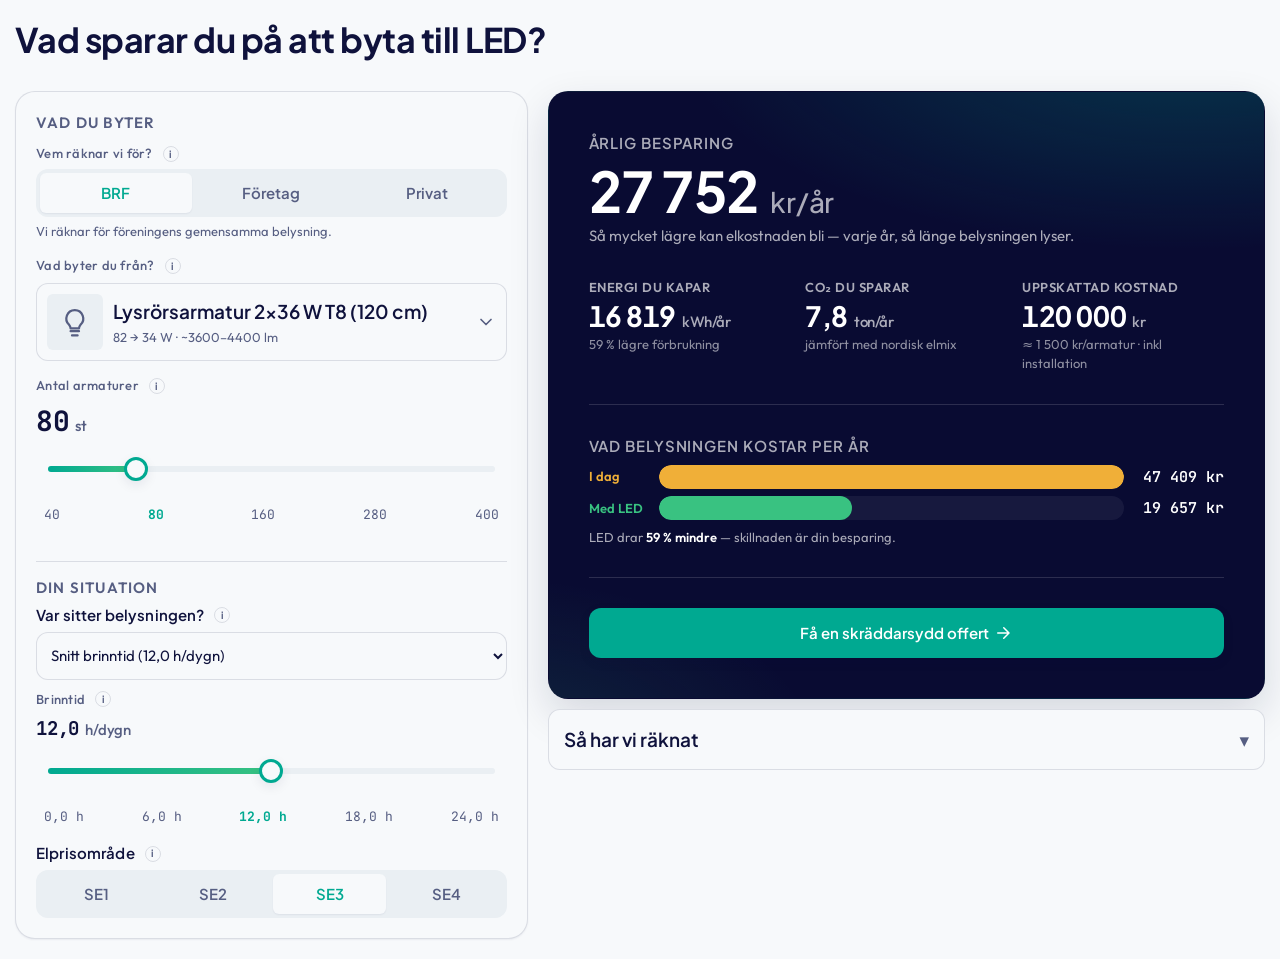
<file: index.html>
<!DOCTYPE html>
<html lang="sv">
<head>
  <meta charset="UTF-8" />
  <meta name="viewport" content="width=device-width, initial-scale=1.0" />
  <title>LED-kalkylatorn — räkna din besparing | Ampy</title>
<link rel="preconnect" href="https://fonts.googleapis.com" />
<link rel="preconnect" href="https://fonts.gstatic.com" crossorigin />
<link href="https://fonts.googleapis.com/css2?family=Outfit:wght@100..900&family=Plus+Jakarta+Sans:ital,wght@0,200..800;1,200..800&family=JetBrains+Mono:ital,wght@0,100..800;1,100..800&display=swap" rel="stylesheet" />
  <meta name="description" content="Räkna ut hur mycket din BRF, ditt företag eller ditt hem sparar på att byta till LED. Full siffra gratis, transparent matematik." />
  <link rel="canonical" href="https://ampy.se/led-kalkylatorn/" />
  <meta property="og:type" content="website" />
  <meta property="og:locale" content="sv_SE" />
  <meta property="og:site_name" content="Ampy" />
  <meta property="og:title" content="Vad sparar du på att byta till LED?" />
  <meta property="og:description" content="Nya lysrör säljs inte längre (EU-förbud 2023). Räkna transparent vad ett LED-byte sparar för er BRF, ert företag eller ditt hem." />
  <meta property="og:url" content="https://ampy.se/led-kalkylatorn/" />
  <meta property="og:image" content="https://ampy.se/led-kalkylatorn/og.png" />
  <meta name="twitter:card" content="summary_large_image" />
  <!-- Sidbas (Ampys designsystem). I Bricks/WordPress tillhandahålls detta av temat. -->
  <style>html{font-size:62.5%}body{margin:0;background:rgb(247,249,251)}</style>
  <link rel="stylesheet" href="styles.css" />
</head>
<body>
  <div class="ampy-calc" id="ampyLed" data-sida="belysning">
    <div class="ampy-calc__container">

      <header class="ampy-calc__header">
        <h1>Vad sparar du på att byta till LED?</h1>
      </header>

      <div class="ampy-calc__main">

        <!-- VÄNSTER: inputs -->
        <section class="ampy-calc__card" aria-label="Dina värden">
          <div class="ampy-calc__tier ampy-calc__tier--primary">
            <span class="ampy-calc__tier-label">Vad du byter</span>

            <div class="ampy-calc__field">
              <span class="ampy-calc__field-label-tiny">Vem räknar vi för?
                <button type="button" class="ampy-calc__tip" data-tip="BRF, företag och privatperson räknas olika — vi anpassar armaturtyp, brinntid och pris efter din profil.">i</button>
              </span>
              <div class="ampy-calc__segmented" role="group" aria-label="Segment" id="segSegment">
                <button type="button" class="ampy-calc__segmented-option" data-seg="brf" aria-pressed="true">BRF</button>
                <button type="button" class="ampy-calc__segmented-option" data-seg="foretag" aria-pressed="false">Företag</button>
                <button type="button" class="ampy-calc__segmented-option" data-seg="privat" aria-pressed="false">Privat</button>
              </div>
              <p class="ampy-calc__field-hint" id="segCaption">Vi räknar för föreningens gemensamma belysning.</p>
            </div>

            <div class="ampy-calc__field ampy-calc__field--prominent">
              <label class="ampy-calc__field-label-tiny" id="typLabel">Vad byter du från?
                <button type="button" class="ampy-calc__tip" data-tip="Välj din nuvarande ljuskälla. Vi jämför mot en likvärdig LED-ersättning med samma ljus.">i</button>
              </label>
              <div class="ampy-calc__selector" id="typSelector" aria-expanded="false">
                <button type="button" class="ampy-calc__selector-button" id="typButton" aria-haspopup="listbox">
                  <span class="ampy-calc__selector-img">
                    <svg viewBox="0 0 24 24" fill="none" stroke="currentColor" stroke-width="1.6" stroke-linecap="round" stroke-linejoin="round"><path d="M9 18h6M10 21h4M12 3a6 6 0 0 0-4 10.5c.7.8 1 1.3 1 2.5h6c0-1.2.3-1.7 1-2.5A6 6 0 0 0 12 3Z"/></svg>
                  </span>
                  <span class="ampy-calc__selector-text">
                    <span class="ampy-calc__selector-name" id="typName">—</span>
                    <span class="ampy-calc__selector-best" id="typMeta">—</span>
                  </span>
                  <svg class="ampy-calc__selector-chevron" width="20" height="20" viewBox="0 0 24 24" fill="none" stroke="currentColor" stroke-width="2" stroke-linecap="round" stroke-linejoin="round"><path d="m6 9 6 6 6-6"/></svg>
                </button>
                <ul class="ampy-calc__selector-list" id="typList" role="listbox" aria-label="Ljuskälla"></ul>
              </div>
            </div>

            <div class="ampy-calc__field ampy-calc__field--prominent">
              <label class="ampy-calc__field-label-tiny" id="antalLabel">Antal armaturer
                <button type="button" class="ampy-calc__tip" data-tip="Hur många armaturer eller ljuskällor bytet gäller. Dra i reglaget eller klicka på en siffra.">i</button>
              </label>
              <span class="ampy-calc__value-prominent ampy-calc__t-mono">
                <span id="antalValue">—</span><span class="ampy-calc__value-unit" id="antalUnit">st</span>
              </span>
              <div id="antalSlider"></div>
            </div>
          </div>

          <div class="ampy-calc__tier">
            <span class="ampy-calc__tier-label">Din situation</span>

            <div class="ampy-calc__field">
              <label class="ampy-calc__field-label" for="inKontext">Var sitter belysningen?
                <button type="button" class="ampy-calc__tip" data-tip="Styr brinntiden. ”Snitt brinntid” är ett genomsnitt över alla armaturer — bra när bytet omfattar flera utrymmen.">i</button>
              </label>
              <select class="ampy-calc__select" id="inKontext"></select>
            </div>

            <div class="ampy-calc__field ampy-calc__field--prominent">
              <label class="ampy-calc__field-label-tiny">Brinntid
                <button type="button" class="ampy-calc__tip" data-tip="Timmar per dygn som belysningen lyser, i snitt över året. ”Snitt brinntid” tar ett genomsnitt över alla armaturer i olika utrymmen.">i</button>
              </label>
              <span class="ampy-calc__value-prominent ampy-calc__value-prominent--sm ampy-calc__t-mono">
                <span id="brinntidValue">—</span><span class="ampy-calc__value-unit">h/dygn</span>
              </span>
              <div id="brinntidSlider"></div>
            </div>

            <div class="ampy-calc__field">
              <label class="ampy-calc__field-label">Elprisområde
                <button type="button" class="ampy-calc__tip" data-tip="Vi använder ett medvetet lågt schablonpris per område (SE1–SE4) — din verkliga besparing blir snarare högre.">i</button>
              </label>
              <div class="ampy-calc__segmented" role="group" aria-label="Elprisområde" id="segRegion">
                <button type="button" class="ampy-calc__segmented-option" data-region="SE1" aria-pressed="false">SE1</button>
                <button type="button" class="ampy-calc__segmented-option" data-region="SE2" aria-pressed="false">SE2</button>
                <button type="button" class="ampy-calc__segmented-option" data-region="SE3" aria-pressed="true">SE3</button>
                <button type="button" class="ampy-calc__segmented-option" data-region="SE4" aria-pressed="false">SE4</button>
              </div>
            </div>
          </div>
        </section>

        <!-- HÖGER: resultat -->
        <div class="ampy-calc__result-stack">
          <section class="ampy-calc__card ampy-calc__card--surface" aria-label="Ditt resultat">
            <h2 class="sr-only">Ditt resultat</h2>
            <p class="sr-only" id="resultSummary" aria-live="polite"></p>

            <div class="ampy-calc__hero">
              <span class="ampy-calc__hero-eyebrow">Årlig besparing</span>
              <span class="ampy-calc__hero-value ampy-calc__t-mono">
                <span id="heroValue">—</span><span class="ampy-calc__hero-unit">kr/år</span>
              </span>
              <span class="ampy-calc__hero-sub" id="heroSub">Så mycket lägre kan elkostnaden bli — varje år, så länge belysningen lyser.</span>
            </div>

            <div class="ampy-calc__trio">
              <span class="ampy-calc__trio-label">Energi du kapar</span>
              <span class="ampy-calc__trio-value ampy-calc__t-mono"><span id="statKwh">—</span><span class="ampy-calc__trio-unit">kWh/år</span></span>
              <span class="ampy-calc__trio-sub" id="statKwhSub">—</span>

              <span class="ampy-calc__trio-label" id="statBLabel">CO₂ du sparar</span>
              <span class="ampy-calc__trio-value ampy-calc__t-mono"><span id="statB">—</span><span class="ampy-calc__trio-unit" id="statBUnit">/år</span></span>
              <span class="ampy-calc__trio-sub" id="statBSub">—</span>

              <span class="ampy-calc__trio-label">Uppskattad kostnad</span>
              <span class="ampy-calc__trio-value ampy-calc__t-mono"><span id="statCost">—</span><span class="ampy-calc__trio-unit">kr</span></span>
              <span class="ampy-calc__trio-sub" id="statCostSub">—</span>
            </div>

            <hr class="ampy-calc__internal-divider" />

            <!-- Före/efter — elkostnad per år (ersätter payback-kurvan) -->
            <div class="ampy-calc__compare">
              <span class="ampy-calc__evidence-label">Vad belysningen kostar per år</span>
              <div class="ampy-calc__compare-row ampy-calc__compare-row--now">
                <span class="ampy-calc__compare-key">I dag</span>
                <span class="ampy-calc__compare-track"><span class="ampy-calc__compare-bar ampy-calc__compare-bar--now" id="barNow"></span></span>
                <span class="ampy-calc__compare-val ampy-calc__t-mono" id="costNow">—</span>
              </div>
              <div class="ampy-calc__compare-row ampy-calc__compare-row--led">
                <span class="ampy-calc__compare-key">Med LED</span>
                <span class="ampy-calc__compare-track"><span class="ampy-calc__compare-bar ampy-calc__compare-bar--led" id="barLed"></span></span>
                <span class="ampy-calc__compare-val ampy-calc__t-mono" id="costLed">—</span>
              </div>
              <p class="ampy-calc__evidence-caption" id="compareCaption">—</p>
            </div>

            <hr class="ampy-calc__internal-divider" />

            <div class="ampy-calc__cta-stack">
              <button class="ampy-calc__btn ampy-calc__btn--primary ampy-calc__btn--lg ampy-calc__btn--block" id="ctaBtn" type="button">
                <span id="ctaLabel">Få en skräddarsydd offert</span>
                <svg viewBox="0 0 24 24" fill="none" stroke="currentColor" stroke-width="2" stroke-linecap="round" stroke-linejoin="round"><path d="M5 12h14M13 5l7 7-7 7"/></svg>
              </button>

              <!-- Lead-formulär: fälls ut vid klick på CTA (värde först, ingen vägg) -->
              <form class="ampy-calc__lead-form is-hidden" id="leadForm" novalidate>
                <p class="ampy-calc__lead-intro">Vår belysningsexpert hör av sig med ett offertförslag, oftast inom en arbetsdag.</p>
                <div class="ampy-calc__lead-grid">
                  <div class="ampy-calc__lead-field">
                    <label for="leadNamn">Namn</label>
                    <input id="leadNamn" name="namn" type="text" autocomplete="name" maxlength="80" aria-required="true" required />
                  </div>
                  <div class="ampy-calc__lead-field">
                    <label for="leadEpost">E-post</label>
                    <input id="leadEpost" name="epost" type="email" autocomplete="email" inputmode="email" maxlength="120" aria-required="true" required />
                  </div>
                  <div class="ampy-calc__lead-field">
                    <label for="leadTel">Telefon</label>
                    <input id="leadTel" name="telefon" type="tel" autocomplete="tel" inputmode="tel" maxlength="20" aria-required="true" required />
                  </div>
                  <div class="ampy-calc__lead-field">
                    <label for="leadPostnr">Postnummer</label>
                    <input id="leadPostnr" name="postnummer" type="text" inputmode="numeric" autocomplete="postal-code" maxlength="6" pattern="\d{3}\s?\d{2}" aria-required="true" required />
                  </div>
                </div>
                <div class="ampy-calc__hp" aria-hidden="true">
                  <label>Lämna detta fält tomt<input id="leadHp" name="company_url" type="text" tabindex="-1" autocomplete="off" /></label>
                </div>
                <label class="ampy-calc__lead-consent">
                  <input id="leadConsent" name="samtycke" type="checkbox" aria-required="true" required />
                  <span>Jag godkänner att Ampy sparar mina uppgifter för att kontakta mig med en offert, enligt <a href="https://ampy.se/integritetspolicy" target="_blank" rel="noopener">integritetspolicyn</a>.</span>
                </label>
                <button class="ampy-calc__btn ampy-calc__btn--primary ampy-calc__btn--block" id="leadSubmit" type="submit">Skicka offertförfrågan</button>
                <p class="ampy-calc__lead-fine">Kostnadsfritt och utan förbindelse. <button type="button" class="ampy-calc__lead-cancel" id="leadCancel">Avbryt</button></p>
                <p class="ampy-calc__lead-msg is-hidden" id="leadMsg" role="alert"></p>
              </form>
            </div>
          </section>

          <section class="ampy-calc__methodology" id="methodology" aria-label="Så har vi räknat">
            <h2 class="sr-only">Så har vi räknat</h2>
            <details class="ampy-calc__disclosure">
              <summary class="ampy-calc__disclosure-summary">Så har vi räknat</summary>
              <div class="ampy-calc__disclosure-content">
                <div class="ampy-calc__methodology-stack" id="methodologyStack"></div>
                <div class="ampy-calc__disclaimers" id="disclaimers"></div>
              </div>
            </details>
          </section>
        </div>

      </div>
    </div>
  </div>

  <script src="data.js"></script>
  <script src="engine.js"></script>
  <script src="app.js"></script>
</body>
</html>
</file>
<file: styles.css>
/* =============================================================================
   LED calculator — STYLES (matches Ampy's battery calculator, same design system)
   1rem = 10px (html font-size 62.5%). Tokens on .ampy-calc. BEM ampy-calc__*.
   ============================================================================= */

@import url("https://fonts.googleapis.com/css2?family=Plus+Jakarta+Sans:wght@500;600;700&family=Outfit:wght@400;500;600&family=JetBrains+Mono:wght@500;600;700&display=swap");

/* NOTE: this tool builds on Ampy's design-system base html{font-size:62.5%}
   (1rem = 10px) — same as the battery calculator. The global base is set by
   the host page/theme (or by <head> in the standalone version), NOT by this file,
   so that embedding in Bricks/WordPress does not affect the rest of the page. */

.ampy-calc {
  /* Color — semantic tokens (light surface) */
  --bg-primary: rgb(247, 249, 251);
  --bg-surface: rgb(9, 11, 50);
  --bg-subtle: rgb(234, 239, 243);
  --text-primary: rgb(15, 18, 60);
  --text-secondary: rgb(86, 94, 130);
  --text-inverse: rgb(255, 255, 255);
  --action-primary: rgb(0, 169, 145);
  --action-secondary: rgb(28, 196, 175);
  --state-success: rgb(57, 194, 129);
  --state-error: rgb(214, 76, 76);
  --state-warning: rgb(240, 175, 56);
  --border-default: rgba(15, 18, 60, 0.12);
  --border-focus: rgb(0, 169, 145);

  /* On dark navy surface */
  --on-surface-text: rgba(255, 255, 255, 0.94);
  --on-surface-text-muted: rgba(255, 255, 255, 0.66);
  --on-surface-text-faint: rgba(255, 255, 255, 0.55); /* AA: supporting text on navy ~5:1 */
  --on-surface-border: rgba(255, 255, 255, 0.14);
  --on-surface-border-strong: rgba(255, 255, 255, 0.28);
  --on-surface-subtle-bg: rgba(255, 255, 255, 0.06);

  /* Chart (stacked bar) */
  --chart-stream-1: rgb(0, 169, 145);
  --chart-stream-2: rgb(57, 194, 129);
  --chart-stream-3: rgb(122, 208, 198);
  --chart-stream-4: rgb(160, 184, 196);
  /* Payback curve */
  --chart-line-loss: rgb(240, 175, 56);
  --chart-line-profit: rgb(0, 169, 145);
  --chart-zone-loss: rgba(240, 175, 56, 0.18);
  --chart-zone-profit: rgba(0, 169, 145, 0.16);

  /* Spacing */
  --spacing-xs: 0.5rem; --spacing-sm: 0.75rem; --spacing-md: 1rem;
  --spacing-lg: 1.5rem; --spacing-xl: 2rem; --spacing-2xl: 3rem; --spacing-3xl: 4rem;
  /* Radius */
  --radius-sm: 0.6rem; --radius-md: 1.2rem; --radius-lg: 2rem; --radius-full: 999rem;
  /* Shadow */
  --shadow-sm: 0 1px 2px rgba(15, 18, 60, 0.06);
  --shadow-md: 0 0.4rem 1.2rem rgba(15, 18, 60, 0.08);
  --shadow-lg: 0 1.6rem 4rem rgba(15, 18, 60, 0.14);
  /* Motion */
  --motion-fast: 150ms; --motion-normal: 300ms; --easing: cubic-bezier(0.2, 0, 0.2, 1);

  /* Type scale — TRUE fluid (vw-based slope, anchors 375→1280px, 1rem=10px).
     Makes the typography actually grow on desktop (a touch larger) while holding a
     deliberate mobile minimum. The previous formula grew in px and got stuck at min. */
  --fs-xs:  clamp(1.2rem, calc(1.159rem + 0.110vw), 1.3rem);
  --fs-sm:  clamp(1.3rem, calc(1.217rem + 0.221vw), 1.5rem);
  --fs-md:  clamp(1.6rem, calc(1.476rem + 0.331vw), 1.9rem);
  --fs-lg:  clamp(1.8rem, calc(1.551rem + 0.663vw), 2.4rem);
  --fs-xl:  clamp(2.1rem, calc(1.810rem + 0.773vw), 2.8rem);
  --fs-2xl: clamp(2.4rem, calc(1.986rem + 1.105vw), 3.4rem);
  --fs-3xl: clamp(2.8rem, calc(2.137rem + 1.768vw), 4.4rem);
  --fs-4xl: clamp(3.8rem, calc(3.054rem + 1.989vw), 5.6rem);

  --font-heading: "Plus Jakarta Sans", system-ui, sans-serif;
  --font-body: "Outfit", system-ui, sans-serif;
  --font-mono: "JetBrains Mono", ui-monospace, monospace;

  box-sizing: border-box;
  color: var(--text-primary);
  background: var(--bg-primary);
  font-family: var(--font-body);
  font-size: var(--fs-md);
  line-height: 1.5;
  font-weight: 400;
  -webkit-font-smoothing: antialiased;
}
.ampy-calc *, .ampy-calc *::before, .ampy-calc *::after { box-sizing: border-box; }
.ampy-calc p, .ampy-calc h1, .ampy-calc h2, .ampy-calc h3 { margin: 0; }
:where(.ampy-calc button) { font: inherit; color: inherit; background: transparent; border: 0; cursor: pointer; }
.ampy-calc a { color: var(--action-primary); text-decoration: none; }
.ampy-calc a:hover { text-decoration: underline; }
.ampy-calc__t-mono { font-family: var(--font-mono); font-feature-settings: "tnum" 1, "lnum" 1; }
/* Utility classes scoped to the widget so they do not clash with the host page */
.ampy-calc .sr-only { position: absolute; width: 1px; height: 1px; padding: 0; margin: -1px; overflow: hidden; clip: rect(0 0 0 0); white-space: nowrap; border: 0; }
.ampy-calc .is-hidden { display: none !important; }

/* --- Layout --------------------------------------------------------------- */
.ampy-calc__container {
  max-width: 128rem; margin: 0 auto;
  padding: var(--spacing-xl) var(--spacing-lg);
  display: flex; flex-direction: column; gap: var(--spacing-2xl);
}
.ampy-calc__header { display: flex; flex-direction: column; gap: var(--spacing-xs); }
.ampy-calc__header h1 {
  font-family: var(--font-heading); font-size: var(--fs-2xl); line-height: 1.2;
  font-weight: 700; letter-spacing: -0.015em; max-width: 80rem;
}
.ampy-calc__header p { color: var(--text-secondary); font-size: var(--fs-sm); max-width: 70rem; }
.ampy-calc__main {
  display: grid; grid-template-columns: minmax(0, 5fr) minmax(0, 7fr);
  gap: var(--spacing-xl); align-items: start;
}
.ampy-calc__result-stack { display: flex; flex-direction: column; gap: var(--spacing-md); min-width: 0; }
.ampy-calc__card { min-width: 0; max-width: 100%; }
@media (max-width: 960px) { .ampy-calc__main { grid-template-columns: minmax(0, 1fr); } }
@media (max-width: 768px) {
  .ampy-calc__container { padding: var(--spacing-lg) var(--spacing-md); gap: var(--spacing-xl); }
}

/* --- Cards ---------------------------------------------------------------- */
.ampy-calc__card {
  background: var(--bg-primary); border: 1px solid var(--border-default);
  border-radius: var(--radius-lg); padding: var(--spacing-xl); box-shadow: var(--shadow-sm);
  display: flex; flex-direction: column; gap: var(--spacing-lg);
}
@media (max-width: 600px) { .ampy-calc__card { padding: var(--spacing-lg); } }
.ampy-calc__card--surface {
  background: var(--bg-surface); color: var(--text-inverse); border-color: transparent;
  box-shadow: var(--shadow-lg);
  /* Airy result card with even vertical rhythm (senior spacing) */
  padding: var(--spacing-3xl); gap: var(--spacing-2xl);
  background-image:
    radial-gradient(120% 60% at 90% -10%, rgba(0, 169, 145, 0.28), transparent 60%),
    radial-gradient(80% 50% at -10% 110%, rgba(57, 194, 129, 0.16), transparent 60%);
}
@media (max-width: 600px) { .ampy-calc__card--surface { padding: var(--spacing-xl) var(--spacing-lg); gap: var(--spacing-xl); } }

/* --- Tiers / fields ------------------------------------------------------- */
.ampy-calc__tier { display: flex; flex-direction: column; gap: var(--spacing-md); }
.ampy-calc__tier--primary { gap: var(--spacing-lg); }
.ampy-calc__tier + .ampy-calc__tier {
  margin-top: var(--spacing-lg); padding-top: var(--spacing-lg); border-top: 1px solid var(--border-default);
}
.ampy-calc__tier-label {
  font-size: var(--fs-sm); color: var(--text-secondary); font-weight: 600;
  text-transform: uppercase; letter-spacing: 0.08em; margin-bottom: calc(-1 * var(--spacing-xs));
}
.ampy-calc__field { display: flex; flex-direction: column; gap: var(--spacing-xs); }
.ampy-calc__field-row { display: flex; align-items: center; justify-content: space-between; gap: var(--spacing-md); }
.ampy-calc__field-label-tiny {
  font-size: var(--fs-xs); color: var(--text-secondary); font-weight: 500; letter-spacing: 0.02em;
  display: inline-flex; align-items: center; gap: var(--spacing-xs);
}
.ampy-calc__field-label {
  font-family: var(--font-heading); font-size: var(--fs-sm); font-weight: 600;
  color: var(--text-primary); letter-spacing: 0.01em;
  display: inline-flex; align-items: center; gap: var(--spacing-xs);
}
.ampy-calc__field-hint { font-size: var(--fs-xs); color: var(--text-secondary); }
.ampy-calc__field--solar { background: var(--bg-subtle); padding: var(--spacing-sm) var(--spacing-md); border-radius: var(--radius-md); }

/* --- Selector (light source) ---------------------------------------------- */
.ampy-calc__selector { position: relative; }
.ampy-calc__selector-button {
  display: flex; align-items: center; gap: var(--spacing-md); width: 100%;
  padding: var(--spacing-md); background: var(--bg-primary);
  border: 1px solid var(--border-default); border-radius: var(--radius-md);
  text-align: left; transition: border-color var(--motion-fast), box-shadow var(--motion-fast);
}
.ampy-calc__selector-button:hover { border-color: var(--text-secondary); }
.ampy-calc__selector-button:focus-visible { outline: 0; border-color: var(--border-focus); box-shadow: 0 0 0 3px rgba(0, 169, 145, 0.25); }
.ampy-calc__selector-img {
  width: 5.6rem; height: 5.6rem; border-radius: var(--radius-sm); background: var(--bg-subtle);
  display: flex; align-items: center; justify-content: center; flex-shrink: 0; overflow: hidden;
}
.ampy-calc__selector-img svg { width: 60%; height: 60%; color: var(--text-secondary); }
.ampy-calc__selector-text { display: flex; flex-direction: column; gap: 0.2rem; min-width: 0; flex: 1; }
.ampy-calc__selector-name {
  font-family: var(--font-heading); font-weight: 600; font-size: var(--fs-md); color: var(--text-primary);
  white-space: nowrap; overflow: hidden; text-overflow: ellipsis;
}
.ampy-calc__selector-best { font-size: var(--fs-xs); color: var(--text-secondary); }
.ampy-calc__selector-chevron { color: var(--text-secondary); flex-shrink: 0; transition: transform var(--motion-fast); }
.ampy-calc__selector[aria-expanded="true"] .ampy-calc__selector-chevron { transform: rotate(180deg); }
.ampy-calc__selector-list {
  position: absolute; top: calc(100% + var(--spacing-xs)); left: 0; right: 0; z-index: 30;
  background: var(--bg-primary); border: 1px solid var(--border-default); border-radius: var(--radius-md);
  box-shadow: var(--shadow-lg); max-height: min(44rem, 60vh); overflow-y: auto; -webkit-overflow-scrolling: touch;
  overscroll-behavior: contain; padding: var(--spacing-xs); display: none;
}
.ampy-calc__selector[aria-expanded="true"] .ampy-calc__selector-list { display: block; }
.ampy-calc__selector-group {
  font-size: var(--fs-xs); font-weight: 600; text-transform: uppercase; letter-spacing: 0.06em;
  color: var(--text-secondary); padding: var(--spacing-sm) var(--spacing-sm) var(--spacing-xs);
}
.ampy-calc__selector-option {
  display: flex; align-items: center; justify-content: space-between; gap: var(--spacing-md);
  padding: var(--spacing-sm); border-radius: var(--radius-sm); width: 100%; text-align: left;
}
.ampy-calc__selector-option:hover, .ampy-calc__selector-option--selected { background: var(--bg-subtle); }
.ampy-calc__selector-option:focus-visible { outline: 0; box-shadow: inset 0 0 0 2px var(--border-focus); }
.ampy-calc__selector-option .name { font-size: var(--fs-sm); color: var(--text-primary); }
.ampy-calc__selector-option .meta { font-family: var(--font-mono); font-size: var(--fs-xs); color: var(--text-secondary); white-space: nowrap; }
.ampy-calc__badge {
  display: inline-block; padding: 0.15rem var(--spacing-xs); background: transparent; color: var(--action-primary);
  border: 1px solid var(--action-primary); font-size: var(--fs-xs); font-weight: 600;
  border-radius: var(--radius-full); letter-spacing: 0.02em; white-space: nowrap;
}

/* --- Prominent value + custom slider -------------------------------------- */
.ampy-calc__field--prominent { gap: var(--spacing-sm); }
.ampy-calc__value-prominent {
  font-family: var(--font-mono); font-weight: 700; color: var(--text-primary); font-size: var(--fs-xl);
  line-height: 1.3; letter-spacing: -0.01em; display: inline-flex; align-items: baseline; gap: 0.6rem;
}
.ampy-calc__value-prominent--sm { font-size: var(--fs-md); }
.ampy-calc__value-unit { font-size: var(--fs-sm); color: var(--text-secondary); font-weight: 500; font-family: var(--font-body); }
.ampy-calc__slider-wrap { display: flex; flex-direction: column; gap: var(--spacing-sm); }
.ampy-calc__slider { position: relative; height: 4.4rem; touch-action: none; }
.ampy-calc__slider-track { position: absolute; top: 50%; left: 1.2rem; right: 1.2rem; height: 0.6rem; transform: translateY(-50%); background: var(--bg-subtle); border-radius: var(--radius-full); }
.ampy-calc__slider-fill { position: absolute; top: 50%; left: 1.2rem; height: 0.6rem; transform: translateY(-50%); background: linear-gradient(90deg, var(--action-primary), var(--state-success)); border-radius: var(--radius-full); transition: width var(--motion-normal) var(--easing); }
.ampy-calc__slider-thumb {
  position: absolute; top: 50%; width: 2.4rem; height: 2.4rem; border-radius: var(--radius-full);
  background: var(--bg-primary); border: 0.3rem solid var(--action-primary); box-shadow: var(--shadow-md);
  transform: translate(-50%, -50%); transition: left var(--motion-normal) var(--easing); cursor: grab;
}
.ampy-calc__slider:active .ampy-calc__slider-thumb { transform: translate(-50%, -50%) scale(1.08); cursor: grabbing; }
.ampy-calc__slider:focus-within .ampy-calc__slider-thumb { box-shadow: var(--shadow-md), 0 0 0 4px rgba(0, 169, 145, 0.25); }
.ampy-calc__slider:focus-visible { outline: 0; }
.ampy-calc__slider-ticks { display: flex; justify-content: space-between; padding: 0 0.4rem; }
.ampy-calc__slider-tick {
  font-family: var(--font-mono); font-size: var(--fs-xs); color: var(--text-secondary);
  min-height: 3.2rem; display: inline-flex; align-items: center; justify-content: center;
  padding: 0.6rem 0.4rem; border-radius: var(--radius-sm);
  touch-action: manipulation; -webkit-tap-highlight-color: transparent; user-select: none; -webkit-user-select: none;
}
.ampy-calc__slider-tick:hover { color: var(--text-primary); }
.ampy-calc__slider-tick--active { color: var(--action-primary); font-weight: 700; }

/* --- Toggle / segmented / stepper ----------------------------------------- */
.ampy-calc__toggle { display: inline-flex; background: var(--bg-subtle); border-radius: var(--radius-full); padding: 0.4rem; gap: 0.2rem; }
.ampy-calc__toggle-option {
  padding: 0.6rem var(--spacing-md); border-radius: var(--radius-full); font-family: var(--font-heading);
  font-weight: 600; font-size: var(--fs-sm); color: var(--text-secondary); min-width: 6.4rem;
  transition: background var(--motion-fast), color var(--motion-fast), box-shadow var(--motion-fast);
}
.ampy-calc__toggle-option:hover { color: var(--text-primary); }
.ampy-calc__toggle-option[aria-pressed="true"] { background: var(--action-primary); color: var(--text-inverse); box-shadow: var(--shadow-sm); }
.ampy-calc__toggle-option:focus-visible { outline: 0; box-shadow: 0 0 0 3px rgba(0, 169, 145, 0.3); }

.ampy-calc__segmented { display: grid; grid-auto-flow: column; grid-auto-columns: 1fr; gap: 0.4rem; padding: 0.4rem; background: var(--bg-subtle); border-radius: var(--radius-md); }
.ampy-calc__segmented-option {
  padding: var(--spacing-sm) var(--spacing-xs); font-family: var(--font-heading); font-weight: 600;
  font-size: var(--fs-sm); color: var(--text-secondary); border-radius: var(--radius-sm); text-align: center;
  white-space: nowrap; overflow: hidden; text-overflow: ellipsis; min-height: 4rem;
  transition: background var(--motion-fast), color var(--motion-fast), box-shadow var(--motion-fast);
}
@media (max-width: 380px) { .ampy-calc__segmented-option { padding: var(--spacing-sm) 0.3rem; font-size: var(--fs-xs); } }
.ampy-calc__segmented-option:hover { color: var(--text-primary); }
.ampy-calc__segmented-option[aria-pressed="true"] { background: var(--bg-primary); color: var(--action-primary); box-shadow: var(--shadow-sm); }
.ampy-calc__segmented-option:focus-visible { outline: 0; box-shadow: 0 0 0 3px rgba(0, 169, 145, 0.3); }

.ampy-calc__stepper { display: inline-flex; align-items: center; background: var(--bg-subtle); border-radius: var(--radius-full); padding: 0.3rem; }
.ampy-calc__stepper-btn { width: 3.6rem; height: 3.6rem; border-radius: var(--radius-full); color: var(--text-primary); font-weight: 700; font-size: var(--fs-lg); display: flex; align-items: center; justify-content: center; transition: background var(--motion-fast); }
.ampy-calc__stepper-btn:hover:not(:disabled) { background: var(--bg-primary); }
.ampy-calc__stepper-btn:disabled { opacity: 0.4; cursor: not-allowed; }
.ampy-calc__stepper-value { font-family: var(--font-mono); font-weight: 700; min-width: 4rem; text-align: center; color: var(--text-primary); font-size: var(--fs-md); }

/* Info tooltip */
.ampy-calc__tip {
  width: 1.6rem; height: 1.6rem; border-radius: var(--radius-full); background: transparent;
  border: 1px solid var(--border-default); color: var(--text-secondary); font-size: 1rem; font-weight: 700;
  font-family: var(--font-heading); display: inline-flex; align-items: center; justify-content: center;
  cursor: help; margin-left: var(--spacing-xs); flex-shrink: 0;
}
.ampy-calc__tip:hover, .ampy-calc__tip:focus-visible { background: var(--action-primary); color: var(--text-inverse); border-color: var(--action-primary); outline: 0; }

/* Disclosure ("Avancerat" / "Så har vi räknat") */
.ampy-calc__disclosure { border-top: 1px solid var(--border-default); padding-top: var(--spacing-md); }
.ampy-calc__disclosure-summary { display: flex; align-items: baseline; gap: var(--spacing-xs); font-family: var(--font-heading); font-weight: 600; color: var(--text-primary); list-style: none; cursor: pointer; padding: var(--spacing-xs) 0; }
.ampy-calc__disclosure-summary::-webkit-details-marker { display: none; }
.ampy-calc__disclosure-summary::after { content: "▾"; margin-left: auto; color: var(--text-secondary); transition: transform var(--motion-fast); }
.ampy-calc__disclosure[open] .ampy-calc__disclosure-summary::after { transform: rotate(180deg); }
.ampy-calc__disclosure-content { padding-top: var(--spacing-md); display: flex; flex-direction: column; gap: var(--spacing-md); }

/* Inputs */
.ampy-calc__input, .ampy-calc__select {
  width: 100%; font-family: var(--font-body); font-size: var(--fs-sm); padding: var(--spacing-sm) var(--spacing-md);
  border: 1px solid var(--border-default); border-radius: var(--radius-md); min-height: 4.8rem;
  background: var(--bg-primary); color: var(--text-primary);
}
.ampy-calc__input:focus-visible, .ampy-calc__select:focus-visible { outline: 0; border-color: var(--border-focus); box-shadow: 0 0 0 3px rgba(0, 169, 145, 0.2); }

/* --- Hero (dark surface) -------------------------------------------------- */
.ampy-calc__hero { display: flex; flex-direction: column; gap: var(--spacing-sm); }
.ampy-calc__hero-eyebrow { font-family: var(--font-heading); font-size: var(--fs-sm); font-weight: 600; color: var(--on-surface-text-muted); text-transform: uppercase; letter-spacing: 0.06em; }
.ampy-calc__hero-value { font-family: var(--font-heading); font-size: var(--fs-4xl); line-height: 1.0; font-weight: 700; color: var(--text-inverse); letter-spacing: -0.03em; display: inline-flex; align-items: baseline; gap: 1.2rem; }
.ampy-calc__hero-unit { font-family: var(--font-heading); font-size: var(--fs-xl); font-weight: 500; color: var(--on-surface-text-muted); letter-spacing: -0.01em; }
.ampy-calc__hero-sub { color: var(--on-surface-text-muted); font-size: var(--fs-sm); }

/* Trio */
.ampy-calc__trio {
  display: grid; grid-template-columns: repeat(3, minmax(0, 1fr)); grid-template-rows: auto auto auto;
  grid-auto-flow: column; column-gap: var(--spacing-lg); row-gap: 0.2rem; align-items: baseline;
}
.ampy-calc__trio-label { font-family: var(--font-body); font-size: var(--fs-xs); color: var(--on-surface-text-muted); font-weight: 600; letter-spacing: 0.04em; text-transform: uppercase; }
.ampy-calc__trio-value { font-family: var(--font-heading); font-size: var(--fs-xl); font-weight: 700; line-height: 1.2; color: var(--text-inverse); letter-spacing: -0.015em; display: inline-flex; align-items: baseline; gap: 0.6rem; white-space: nowrap; }
.ampy-calc__trio-unit { font-family: var(--font-body); font-size: var(--fs-sm); font-weight: 500; color: var(--on-surface-text-muted); }
.ampy-calc__trio-sub { color: var(--on-surface-text-faint); font-size: var(--fs-xs); line-height: 1.5; align-self: start; }
@media (max-width: 560px) {
  .ampy-calc__trio { grid-template-columns: 1fr; grid-auto-flow: row; }
  .ampy-calc__trio-label:not(:first-child) { margin-top: var(--spacing-md); }
}
/* Margin 0 — the even flex gap (2xl) provides the rhythm; the line becomes a calm divider */
.ampy-calc__internal-divider { height: 1px; background: var(--on-surface-border); border: 0; margin: 0; }

/* Energy bar (replaces revenue streams) */
.ampy-calc__evidence { display: flex; flex-direction: column; gap: var(--spacing-sm); }
.ampy-calc__evidence-label { font-family: var(--font-heading); font-size: var(--fs-sm); font-weight: 600; color: var(--on-surface-text-muted); text-transform: uppercase; letter-spacing: 0.06em; }
.ampy-calc__streams-bar { width: 100%; height: 2.4rem; border-radius: var(--radius-full); background: var(--on-surface-subtle-bg); overflow: hidden; display: flex; }
.ampy-calc__streams-segment { height: 100%; transition: width var(--motion-normal) var(--easing); }
.ampy-calc__evidence-caption { color: var(--on-surface-text-muted); font-size: var(--fs-xs); }
.ampy-calc__evidence-caption strong { color: var(--text-inverse); font-weight: 600; }

/* --- Buttons / CTA / email ------------------------------------------------ */
.ampy-calc__cta-stack { display: flex; flex-direction: column; gap: var(--spacing-md); }
.ampy-calc__btn { display: inline-flex; align-items: center; justify-content: center; gap: var(--spacing-xs); padding: var(--spacing-sm) var(--spacing-lg); border-radius: var(--radius-md); font-family: var(--font-heading); font-weight: 600; font-size: var(--fs-sm); min-height: 4.8rem; transition: opacity var(--motion-fast), background var(--motion-fast), box-shadow var(--motion-fast), transform var(--motion-fast); }
.ampy-calc__btn:hover { opacity: 0.92; }
.ampy-calc__btn:active { opacity: 0.82; transform: translateY(1px); }
.ampy-calc__btn:focus-visible { outline: 0; box-shadow: 0 0 0 4px rgba(0, 169, 145, 0.35); }
.ampy-calc__btn--primary { background: var(--action-primary); color: var(--text-inverse); box-shadow: var(--shadow-md); }
.ampy-calc__btn--lg { padding: var(--spacing-sm) var(--spacing-xl); min-height: 5rem; font-size: var(--fs-sm); }
.ampy-calc__btn--block { width: 100%; }
.ampy-calc__btn--outline { background: transparent; color: var(--text-inverse); border: 0.15rem solid var(--on-surface-border-strong); }
.ampy-calc__btn svg { width: 1.8rem; height: 1.8rem; }

/* --- Methodology ("Så har vi räknat") ----------------------------------- */
.ampy-calc__methodology { background: var(--bg-primary); border: 1px solid var(--border-default); border-radius: var(--radius-md); padding: var(--spacing-md) var(--spacing-lg); }
.ampy-calc__methodology .ampy-calc__disclosure { border-top: 0; padding-top: 0; }
.ampy-calc__methodology-stack { display: flex; flex-direction: column; gap: var(--spacing-md); }
.ampy-calc__methodology-item { display: flex; flex-direction: column; gap: var(--spacing-xs); }
.ampy-calc__methodology-item h3 { font-family: var(--font-heading); font-weight: 600; color: var(--text-primary); font-size: var(--fs-sm); letter-spacing: 0.01em; }
.ampy-calc__methodology-item p { color: var(--text-secondary); font-size: var(--fs-xs); line-height: 1.5; }
.ampy-calc__methodology-item code { align-self: flex-start; font-family: var(--font-mono); background: var(--bg-subtle); padding: 0.2rem var(--spacing-xs); border-radius: var(--radius-sm); color: var(--text-primary); font-weight: 600; font-size: var(--fs-xs); }
.ampy-calc__disclaimers { margin-top: var(--spacing-md); padding-top: var(--spacing-md); border-top: 1px solid var(--border-default); color: var(--text-secondary); font-size: var(--fs-xs); line-height: 1.55; display: flex; flex-direction: column; gap: var(--spacing-sm); }

/* --- Slider: track the finger 1:1 during drag (no transition lag) --------- */
.ampy-calc__slider { touch-action: none; user-select: none; -webkit-user-select: none; -webkit-tap-highlight-color: transparent; overscroll-behavior: contain; }
.ampy-calc__slider.is-dragging .ampy-calc__slider-thumb,
.ampy-calc__slider.is-dragging .ampy-calc__slider-fill { transition: none; }

/* --- Lead form (expands below CTA, on dark surface) ----------------------- */
.ampy-calc__lead-form { display: flex; flex-direction: column; gap: var(--spacing-md); }
.ampy-calc__lead-intro { color: var(--on-surface-text-muted); font-size: var(--fs-sm); }
.ampy-calc__lead-grid { display: grid; grid-template-columns: 1fr; gap: var(--spacing-md); }
@media (min-width: 600px) { .ampy-calc__lead-grid { grid-template-columns: 1fr 1fr; } }
.ampy-calc__lead-field { display: flex; flex-direction: column; gap: var(--spacing-xs); min-width: 0; }
.ampy-calc__lead-field label { font-size: var(--fs-xs); color: var(--on-surface-text); font-weight: 500; }
.ampy-calc__lead-field input {
  width: 100%; font-family: var(--font-body); font-size: var(--fs-sm);
  padding: var(--spacing-sm) var(--spacing-md); min-height: 4.8rem; border-radius: var(--radius-md);
  background: rgba(255, 255, 255, 0.05); color: var(--text-inverse); border: 1px solid var(--on-surface-border-strong);
}
.ampy-calc__lead-field input::placeholder { color: var(--on-surface-text-faint); }
.ampy-calc__lead-field input:focus-visible { outline: 0; border-color: var(--action-secondary); box-shadow: 0 0 0 3px rgba(28, 196, 175, 0.35); }
.ampy-calc__lead-field input.is-invalid { border-color: var(--state-error); }
.ampy-calc__hp { position: absolute; left: -9999px; width: 1px; height: 1px; overflow: hidden; }
.ampy-calc__lead-msg { font-size: var(--fs-sm); padding: var(--spacing-sm) var(--spacing-md); border-radius: var(--radius-md); }
.ampy-calc__lead-msg--ok { background: rgba(57, 194, 129, 0.16); color: var(--text-inverse); border: 1px solid var(--state-success); }
.ampy-calc__lead-msg--err { background: rgba(214, 76, 76, 0.16); color: var(--text-inverse); border: 1px solid var(--state-error); }
.ampy-calc__lead-optional { color: var(--on-surface-text-faint); font-weight: 400; }
.ampy-calc__lead-consent { display: flex; align-items: flex-start; gap: var(--spacing-sm); font-size: var(--fs-xs); color: var(--on-surface-text-muted); line-height: 1.5; }
/* Drawn checkbox (appearance:none) — always a visible border even where accent-color/
   the default box is invisible on a dark surface (iOS Safari <15.4, older Android WebView). */
.ampy-calc__lead-consent input {
  -webkit-appearance: none; appearance: none;
  width: 1.8rem; height: 1.8rem; min-width: 1.8rem; flex-shrink: 0; margin: 0; cursor: pointer;
  border: 0.15rem solid var(--on-surface-border-strong); border-radius: 0.4rem;
  background: rgba(255, 255, 255, 0.06);
  display: inline-grid; place-content: center;
  accent-color: var(--action-secondary); /* progressive enhancement */
}
.ampy-calc__lead-consent input::before {
  content: ""; width: 1rem; height: 1rem; transform: scale(0);
  transition: transform var(--motion-fast) var(--easing);
  background: var(--action-secondary);
  clip-path: polygon(14% 44%, 0 65%, 50% 100%, 100% 16%, 80% 0%, 43% 62%);
}
.ampy-calc__lead-consent input:checked { border-color: var(--action-secondary); }
.ampy-calc__lead-consent input:checked::before { transform: scale(1); }
.ampy-calc__lead-consent input:focus-visible { outline: 0; box-shadow: 0 0 0 3px rgba(28, 196, 175, 0.4); }
.ampy-calc__lead-consent span { flex: 1; min-width: 0; }
.ampy-calc__lead-consent input.is-invalid { border-color: var(--state-error); box-shadow: 0 0 0 2px rgba(214, 76, 76, 0.5); }
.ampy-calc__lead-consent a { color: var(--action-secondary); }
.ampy-calc__lead-fine { font-size: var(--fs-xs); color: var(--on-surface-text-faint); text-align: center; }
.ampy-calc__lead-cancel { font: inherit; color: var(--on-surface-text-muted); text-decoration: underline; padding: 0; }
.ampy-calc__lead-cancel:hover { color: var(--text-inverse); }
.ampy-calc__lead-cancel:focus-visible { outline: 0; box-shadow: 0 0 0 3px rgba(28, 196, 175, 0.4); border-radius: 0.3rem; }

/* --- Before/after comparison (electricity cost per year) ------------------ */
.ampy-calc__compare { display: flex; flex-direction: column; gap: var(--spacing-sm); }
.ampy-calc__compare-row { display: flex; align-items: center; gap: var(--spacing-md); }
.ampy-calc__compare-key { width: 6rem; flex-shrink: 0; font-size: var(--fs-xs); font-weight: 600; }
.ampy-calc__compare-row--now .ampy-calc__compare-key { color: var(--state-warning); }
.ampy-calc__compare-row--led .ampy-calc__compare-key { color: var(--state-success); }
.ampy-calc__compare-track { flex: 1; height: 2.4rem; background: var(--on-surface-subtle-bg); border-radius: var(--radius-full); overflow: hidden; }
.ampy-calc__compare-bar { display: block; height: 100%; min-width: 1.6rem; border-radius: var(--radius-full); transition: width var(--motion-normal) var(--easing); }
.ampy-calc__compare-bar--now { background: var(--chart-line-loss); }
.ampy-calc__compare-bar--led { background: var(--state-success); }
.ampy-calc__compare-val { min-width: 9rem; flex-shrink: 0; text-align: right; white-space: nowrap; font-size: var(--fs-sm); font-weight: 600; color: var(--text-inverse); }
@media (max-width: 560px) {
  .ampy-calc__compare-key { width: 5rem; }
  .ampy-calc__compare-val { min-width: 7.5rem; font-size: var(--fs-xs); }
}

/* --- Info tooltip (floating) ---------------------------------------------- */
.ampy-calc__tooltip {
  position: fixed; z-index: 100; pointer-events: none;
  background: var(--bg-surface); color: var(--text-inverse);
  font-family: var(--font-body); font-size: var(--fs-xs); line-height: 1.45;
  padding: var(--spacing-sm) var(--spacing-md); border-radius: var(--radius-sm);
  box-shadow: var(--shadow-lg); border: 1px solid var(--on-surface-border-strong);
}

/* --- Animations / first-paint reveal -------------------------------------- */
@keyframes ampy-reveal { from { opacity: 0; transform: translateY(0.6rem); } to { opacity: 1; transform: none; } }
.ampy-calc__hero, .ampy-calc__trio, .ampy-calc__compare, .ampy-calc__cta-stack { animation: ampy-reveal var(--motion-normal) var(--easing) both; }
.ampy-calc__hero { animation-delay: 40ms; }
.ampy-calc__trio { animation-delay: 120ms; }
.ampy-calc__compare { animation-delay: 180ms; }
.ampy-calc__cta-stack { animation-delay: 260ms; }

@media (prefers-reduced-motion: reduce) {
  .ampy-calc *, .ampy-calc *::before, .ampy-calc *::after { animation-duration: 0.001ms !important; transition-duration: 0.001ms !important; }
}
</file>
<file: wordpress-fluent-snippets/1-ampy-led-styles.css>
/* ==========================================================================
   AMPY LED CALCULATOR — SNIPPET 1 of 3: CSS
   Paste as a Fluent Snippets snippet of type 'CSS'.
   All COMPONENT styling is scoped under .ampy-calc. The file additionally sets
   two global lines: the @import for the fonts (below) and the 62.5% base (last).
   Generated by build-snippets.js — DO NOT EDIT here; change ../styles.css.
   ========================================================================== */

/* =============================================================================
   LED calculator — STYLES (matches Ampy's battery calculator, same design system)
   1rem = 10px (html font-size 62.5%). Tokens on .ampy-calc. BEM ampy-calc__*.
   ============================================================================= */

@import url("https://fonts.googleapis.com/css2?family=Plus+Jakarta+Sans:wght@500;600;700&family=Outfit:wght@400;500;600&family=JetBrains+Mono:wght@500;600;700&display=swap");

/* NOTE: this tool builds on Ampy's design-system base html{font-size:62.5%}
   (1rem = 10px) — same as the battery calculator. The global base is set by
   the host page/theme (or by <head> in the standalone version), NOT by this file,
   so that embedding in Bricks/WordPress does not affect the rest of the page. */

.ampy-calc {
  /* Color — semantic tokens (light surface) */
  --bg-primary: rgb(247, 249, 251);
  --bg-surface: rgb(9, 11, 50);
  --bg-subtle: rgb(234, 239, 243);
  --text-primary: rgb(15, 18, 60);
  --text-secondary: rgb(86, 94, 130);
  --text-inverse: rgb(255, 255, 255);
  --action-primary: rgb(0, 169, 145);
  --action-secondary: rgb(28, 196, 175);
  --state-success: rgb(57, 194, 129);
  --state-error: rgb(214, 76, 76);
  --state-warning: rgb(240, 175, 56);
  --border-default: rgba(15, 18, 60, 0.12);
  --border-focus: rgb(0, 169, 145);

  /* On dark navy surface */
  --on-surface-text: rgba(255, 255, 255, 0.94);
  --on-surface-text-muted: rgba(255, 255, 255, 0.66);
  --on-surface-text-faint: rgba(255, 255, 255, 0.55); /* AA: supporting text on navy ~5:1 */
  --on-surface-border: rgba(255, 255, 255, 0.14);
  --on-surface-border-strong: rgba(255, 255, 255, 0.28);
  --on-surface-subtle-bg: rgba(255, 255, 255, 0.06);

  /* Chart (stacked bar) */
  --chart-stream-1: rgb(0, 169, 145);
  --chart-stream-2: rgb(57, 194, 129);
  --chart-stream-3: rgb(122, 208, 198);
  --chart-stream-4: rgb(160, 184, 196);
  /* Payback curve */
  --chart-line-loss: rgb(240, 175, 56);
  --chart-line-profit: rgb(0, 169, 145);
  --chart-zone-loss: rgba(240, 175, 56, 0.18);
  --chart-zone-profit: rgba(0, 169, 145, 0.16);

  /* Spacing */
  --spacing-xs: 0.5rem; --spacing-sm: 0.75rem; --spacing-md: 1rem;
  --spacing-lg: 1.5rem; --spacing-xl: 2rem; --spacing-2xl: 3rem; --spacing-3xl: 4rem;
  /* Radius */
  --radius-sm: 0.6rem; --radius-md: 1.2rem; --radius-lg: 2rem; --radius-full: 999rem;
  /* Shadow */
  --shadow-sm: 0 1px 2px rgba(15, 18, 60, 0.06);
  --shadow-md: 0 0.4rem 1.2rem rgba(15, 18, 60, 0.08);
  --shadow-lg: 0 1.6rem 4rem rgba(15, 18, 60, 0.14);
  /* Motion */
  --motion-fast: 150ms; --motion-normal: 300ms; --easing: cubic-bezier(0.2, 0, 0.2, 1);

  /* Type scale — TRUE fluid (vw-based slope, anchors 375→1280px, 1rem=10px).
     Makes the typography actually grow on desktop (a touch larger) while holding a
     deliberate mobile minimum. The previous formula grew in px and got stuck at min. */
  --fs-xs:  clamp(1.2rem, calc(1.159rem + 0.110vw), 1.3rem);
  --fs-sm:  clamp(1.3rem, calc(1.217rem + 0.221vw), 1.5rem);
  --fs-md:  clamp(1.6rem, calc(1.476rem + 0.331vw), 1.9rem);
  --fs-lg:  clamp(1.8rem, calc(1.551rem + 0.663vw), 2.4rem);
  --fs-xl:  clamp(2.1rem, calc(1.810rem + 0.773vw), 2.8rem);
  --fs-2xl: clamp(2.4rem, calc(1.986rem + 1.105vw), 3.4rem);
  --fs-3xl: clamp(2.8rem, calc(2.137rem + 1.768vw), 4.4rem);
  --fs-4xl: clamp(3.8rem, calc(3.054rem + 1.989vw), 5.6rem);

  --font-heading: "Plus Jakarta Sans", system-ui, sans-serif;
  --font-body: "Outfit", system-ui, sans-serif;
  --font-mono: "JetBrains Mono", ui-monospace, monospace;

  box-sizing: border-box;
  color: var(--text-primary);
  background: var(--bg-primary);
  font-family: var(--font-body);
  font-size: var(--fs-md);
  line-height: 1.5;
  font-weight: 400;
  -webkit-font-smoothing: antialiased;
}
.ampy-calc *, .ampy-calc *::before, .ampy-calc *::after { box-sizing: border-box; }
.ampy-calc p, .ampy-calc h1, .ampy-calc h2, .ampy-calc h3 { margin: 0; }
:where(.ampy-calc button) { font: inherit; color: inherit; background: transparent; border: 0; cursor: pointer; }
.ampy-calc a { color: var(--action-primary); text-decoration: none; }
.ampy-calc a:hover { text-decoration: underline; }
.ampy-calc__t-mono { font-family: var(--font-mono); font-feature-settings: "tnum" 1, "lnum" 1; }
/* Utility classes scoped to the widget so they do not clash with the host page */
.ampy-calc .sr-only { position: absolute; width: 1px; height: 1px; padding: 0; margin: -1px; overflow: hidden; clip: rect(0 0 0 0); white-space: nowrap; border: 0; }
.ampy-calc .is-hidden { display: none !important; }

/* --- Layout --------------------------------------------------------------- */
.ampy-calc__container {
  max-width: 128rem; margin: 0 auto;
  padding: var(--spacing-xl) var(--spacing-lg);
  display: flex; flex-direction: column; gap: var(--spacing-2xl);
}
.ampy-calc__header { display: flex; flex-direction: column; gap: var(--spacing-xs); }
.ampy-calc__header h1 {
  font-family: var(--font-heading); font-size: var(--fs-2xl); line-height: 1.2;
  font-weight: 700; letter-spacing: -0.015em; max-width: 80rem;
}
.ampy-calc__header p { color: var(--text-secondary); font-size: var(--fs-sm); max-width: 70rem; }
.ampy-calc__main {
  display: grid; grid-template-columns: minmax(0, 5fr) minmax(0, 7fr);
  gap: var(--spacing-xl); align-items: start;
}
.ampy-calc__result-stack { display: flex; flex-direction: column; gap: var(--spacing-md); min-width: 0; }
.ampy-calc__card { min-width: 0; max-width: 100%; }
@media (max-width: 960px) { .ampy-calc__main { grid-template-columns: minmax(0, 1fr); } }
@media (max-width: 768px) {
  .ampy-calc__container { padding: var(--spacing-lg) var(--spacing-md); gap: var(--spacing-xl); }
}

/* --- Cards ---------------------------------------------------------------- */
.ampy-calc__card {
  background: var(--bg-primary); border: 1px solid var(--border-default);
  border-radius: var(--radius-lg); padding: var(--spacing-xl); box-shadow: var(--shadow-sm);
  display: flex; flex-direction: column; gap: var(--spacing-lg);
}
@media (max-width: 600px) { .ampy-calc__card { padding: var(--spacing-lg); } }
.ampy-calc__card--surface {
  background: var(--bg-surface); color: var(--text-inverse); border-color: transparent;
  box-shadow: var(--shadow-lg);
  /* Airy result card with even vertical rhythm (senior spacing) */
  padding: var(--spacing-3xl); gap: var(--spacing-2xl);
  background-image:
    radial-gradient(120% 60% at 90% -10%, rgba(0, 169, 145, 0.28), transparent 60%),
    radial-gradient(80% 50% at -10% 110%, rgba(57, 194, 129, 0.16), transparent 60%);
}
@media (max-width: 600px) { .ampy-calc__card--surface { padding: var(--spacing-xl) var(--spacing-lg); gap: var(--spacing-xl); } }

/* --- Tiers / fields ------------------------------------------------------- */
.ampy-calc__tier { display: flex; flex-direction: column; gap: var(--spacing-md); }
.ampy-calc__tier--primary { gap: var(--spacing-lg); }
.ampy-calc__tier + .ampy-calc__tier {
  margin-top: var(--spacing-lg); padding-top: var(--spacing-lg); border-top: 1px solid var(--border-default);
}
.ampy-calc__tier-label {
  font-size: var(--fs-sm); color: var(--text-secondary); font-weight: 600;
  text-transform: uppercase; letter-spacing: 0.08em; margin-bottom: calc(-1 * var(--spacing-xs));
}
.ampy-calc__field { display: flex; flex-direction: column; gap: var(--spacing-xs); }
.ampy-calc__field-row { display: flex; align-items: center; justify-content: space-between; gap: var(--spacing-md); }
.ampy-calc__field-label-tiny {
  font-size: var(--fs-xs); color: var(--text-secondary); font-weight: 500; letter-spacing: 0.02em;
  display: inline-flex; align-items: center; gap: var(--spacing-xs);
}
.ampy-calc__field-label {
  font-family: var(--font-heading); font-size: var(--fs-sm); font-weight: 600;
  color: var(--text-primary); letter-spacing: 0.01em;
  display: inline-flex; align-items: center; gap: var(--spacing-xs);
}
.ampy-calc__field-hint { font-size: var(--fs-xs); color: var(--text-secondary); }
.ampy-calc__field--solar { background: var(--bg-subtle); padding: var(--spacing-sm) var(--spacing-md); border-radius: var(--radius-md); }

/* --- Selector (light source) ---------------------------------------------- */
.ampy-calc__selector { position: relative; }
.ampy-calc__selector-button {
  display: flex; align-items: center; gap: var(--spacing-md); width: 100%;
  padding: var(--spacing-md); background: var(--bg-primary);
  border: 1px solid var(--border-default); border-radius: var(--radius-md);
  text-align: left; transition: border-color var(--motion-fast), box-shadow var(--motion-fast);
}
.ampy-calc__selector-button:hover { border-color: var(--text-secondary); }
.ampy-calc__selector-button:focus-visible { outline: 0; border-color: var(--border-focus); box-shadow: 0 0 0 3px rgba(0, 169, 145, 0.25); }
.ampy-calc__selector-img {
  width: 5.6rem; height: 5.6rem; border-radius: var(--radius-sm); background: var(--bg-subtle);
  display: flex; align-items: center; justify-content: center; flex-shrink: 0; overflow: hidden;
}
.ampy-calc__selector-img svg { width: 60%; height: 60%; color: var(--text-secondary); }
.ampy-calc__selector-text { display: flex; flex-direction: column; gap: 0.2rem; min-width: 0; flex: 1; }
.ampy-calc__selector-name {
  font-family: var(--font-heading); font-weight: 600; font-size: var(--fs-md); color: var(--text-primary);
  white-space: nowrap; overflow: hidden; text-overflow: ellipsis;
}
.ampy-calc__selector-best { font-size: var(--fs-xs); color: var(--text-secondary); }
.ampy-calc__selector-chevron { color: var(--text-secondary); flex-shrink: 0; transition: transform var(--motion-fast); }
.ampy-calc__selector[aria-expanded="true"] .ampy-calc__selector-chevron { transform: rotate(180deg); }
.ampy-calc__selector-list {
  position: absolute; top: calc(100% + var(--spacing-xs)); left: 0; right: 0; z-index: 30;
  background: var(--bg-primary); border: 1px solid var(--border-default); border-radius: var(--radius-md);
  box-shadow: var(--shadow-lg); max-height: min(44rem, 60vh); overflow-y: auto; -webkit-overflow-scrolling: touch;
  overscroll-behavior: contain; padding: var(--spacing-xs); display: none;
}
.ampy-calc__selector[aria-expanded="true"] .ampy-calc__selector-list { display: block; }
.ampy-calc__selector-group {
  font-size: var(--fs-xs); font-weight: 600; text-transform: uppercase; letter-spacing: 0.06em;
  color: var(--text-secondary); padding: var(--spacing-sm) var(--spacing-sm) var(--spacing-xs);
}
.ampy-calc__selector-option {
  display: flex; align-items: center; justify-content: space-between; gap: var(--spacing-md);
  padding: var(--spacing-sm); border-radius: var(--radius-sm); width: 100%; text-align: left;
}
.ampy-calc__selector-option:hover, .ampy-calc__selector-option--selected { background: var(--bg-subtle); }
.ampy-calc__selector-option:focus-visible { outline: 0; box-shadow: inset 0 0 0 2px var(--border-focus); }
.ampy-calc__selector-option .name { font-size: var(--fs-sm); color: var(--text-primary); }
.ampy-calc__selector-option .meta { font-family: var(--font-mono); font-size: var(--fs-xs); color: var(--text-secondary); white-space: nowrap; }
.ampy-calc__badge {
  display: inline-block; padding: 0.15rem var(--spacing-xs); background: transparent; color: var(--action-primary);
  border: 1px solid var(--action-primary); font-size: var(--fs-xs); font-weight: 600;
  border-radius: var(--radius-full); letter-spacing: 0.02em; white-space: nowrap;
}

/* --- Prominent value + custom slider -------------------------------------- */
.ampy-calc__field--prominent { gap: var(--spacing-sm); }
.ampy-calc__value-prominent {
  font-family: var(--font-mono); font-weight: 700; color: var(--text-primary); font-size: var(--fs-xl);
  line-height: 1.3; letter-spacing: -0.01em; display: inline-flex; align-items: baseline; gap: 0.6rem;
}
.ampy-calc__value-prominent--sm { font-size: var(--fs-md); }
.ampy-calc__value-unit { font-size: var(--fs-sm); color: var(--text-secondary); font-weight: 500; font-family: var(--font-body); }
.ampy-calc__slider-wrap { display: flex; flex-direction: column; gap: var(--spacing-sm); }
.ampy-calc__slider { position: relative; height: 4.4rem; touch-action: none; }
.ampy-calc__slider-track { position: absolute; top: 50%; left: 1.2rem; right: 1.2rem; height: 0.6rem; transform: translateY(-50%); background: var(--bg-subtle); border-radius: var(--radius-full); }
.ampy-calc__slider-fill { position: absolute; top: 50%; left: 1.2rem; height: 0.6rem; transform: translateY(-50%); background: linear-gradient(90deg, var(--action-primary), var(--state-success)); border-radius: var(--radius-full); transition: width var(--motion-normal) var(--easing); }
.ampy-calc__slider-thumb {
  position: absolute; top: 50%; width: 2.4rem; height: 2.4rem; border-radius: var(--radius-full);
  background: var(--bg-primary); border: 0.3rem solid var(--action-primary); box-shadow: var(--shadow-md);
  transform: translate(-50%, -50%); transition: left var(--motion-normal) var(--easing); cursor: grab;
}
.ampy-calc__slider:active .ampy-calc__slider-thumb { transform: translate(-50%, -50%) scale(1.08); cursor: grabbing; }
.ampy-calc__slider:focus-within .ampy-calc__slider-thumb { box-shadow: var(--shadow-md), 0 0 0 4px rgba(0, 169, 145, 0.25); }
.ampy-calc__slider:focus-visible { outline: 0; }
.ampy-calc__slider-ticks { display: flex; justify-content: space-between; padding: 0 0.4rem; }
.ampy-calc__slider-tick {
  font-family: var(--font-mono); font-size: var(--fs-xs); color: var(--text-secondary);
  min-height: 3.2rem; display: inline-flex; align-items: center; justify-content: center;
  padding: 0.6rem 0.4rem; border-radius: var(--radius-sm);
  touch-action: manipulation; -webkit-tap-highlight-color: transparent; user-select: none; -webkit-user-select: none;
}
.ampy-calc__slider-tick:hover { color: var(--text-primary); }
.ampy-calc__slider-tick--active { color: var(--action-primary); font-weight: 700; }

/* --- Toggle / segmented / stepper ----------------------------------------- */
.ampy-calc__toggle { display: inline-flex; background: var(--bg-subtle); border-radius: var(--radius-full); padding: 0.4rem; gap: 0.2rem; }
.ampy-calc__toggle-option {
  padding: 0.6rem var(--spacing-md); border-radius: var(--radius-full); font-family: var(--font-heading);
  font-weight: 600; font-size: var(--fs-sm); color: var(--text-secondary); min-width: 6.4rem;
  transition: background var(--motion-fast), color var(--motion-fast), box-shadow var(--motion-fast);
}
.ampy-calc__toggle-option:hover { color: var(--text-primary); }
.ampy-calc__toggle-option[aria-pressed="true"] { background: var(--action-primary); color: var(--text-inverse); box-shadow: var(--shadow-sm); }
.ampy-calc__toggle-option:focus-visible { outline: 0; box-shadow: 0 0 0 3px rgba(0, 169, 145, 0.3); }

.ampy-calc__segmented { display: grid; grid-auto-flow: column; grid-auto-columns: 1fr; gap: 0.4rem; padding: 0.4rem; background: var(--bg-subtle); border-radius: var(--radius-md); }
.ampy-calc__segmented-option {
  padding: var(--spacing-sm) var(--spacing-xs); font-family: var(--font-heading); font-weight: 600;
  font-size: var(--fs-sm); color: var(--text-secondary); border-radius: var(--radius-sm); text-align: center;
  white-space: nowrap; overflow: hidden; text-overflow: ellipsis; min-height: 4rem;
  transition: background var(--motion-fast), color var(--motion-fast), box-shadow var(--motion-fast);
}
@media (max-width: 380px) { .ampy-calc__segmented-option { padding: var(--spacing-sm) 0.3rem; font-size: var(--fs-xs); } }
.ampy-calc__segmented-option:hover { color: var(--text-primary); }
.ampy-calc__segmented-option[aria-pressed="true"] { background: var(--bg-primary); color: var(--action-primary); box-shadow: var(--shadow-sm); }
.ampy-calc__segmented-option:focus-visible { outline: 0; box-shadow: 0 0 0 3px rgba(0, 169, 145, 0.3); }

.ampy-calc__stepper { display: inline-flex; align-items: center; background: var(--bg-subtle); border-radius: var(--radius-full); padding: 0.3rem; }
.ampy-calc__stepper-btn { width: 3.6rem; height: 3.6rem; border-radius: var(--radius-full); color: var(--text-primary); font-weight: 700; font-size: var(--fs-lg); display: flex; align-items: center; justify-content: center; transition: background var(--motion-fast); }
.ampy-calc__stepper-btn:hover:not(:disabled) { background: var(--bg-primary); }
.ampy-calc__stepper-btn:disabled { opacity: 0.4; cursor: not-allowed; }
.ampy-calc__stepper-value { font-family: var(--font-mono); font-weight: 700; min-width: 4rem; text-align: center; color: var(--text-primary); font-size: var(--fs-md); }

/* Info tooltip */
.ampy-calc__tip {
  width: 1.6rem; height: 1.6rem; border-radius: var(--radius-full); background: transparent;
  border: 1px solid var(--border-default); color: var(--text-secondary); font-size: 1rem; font-weight: 700;
  font-family: var(--font-heading); display: inline-flex; align-items: center; justify-content: center;
  cursor: help; margin-left: var(--spacing-xs); flex-shrink: 0;
}
.ampy-calc__tip:hover, .ampy-calc__tip:focus-visible { background: var(--action-primary); color: var(--text-inverse); border-color: var(--action-primary); outline: 0; }

/* Disclosure ("Avancerat" / "Så har vi räknat") */
.ampy-calc__disclosure { border-top: 1px solid var(--border-default); padding-top: var(--spacing-md); }
.ampy-calc__disclosure-summary { display: flex; align-items: baseline; gap: var(--spacing-xs); font-family: var(--font-heading); font-weight: 600; color: var(--text-primary); list-style: none; cursor: pointer; padding: var(--spacing-xs) 0; }
.ampy-calc__disclosure-summary::-webkit-details-marker { display: none; }
.ampy-calc__disclosure-summary::after { content: "▾"; margin-left: auto; color: var(--text-secondary); transition: transform var(--motion-fast); }
.ampy-calc__disclosure[open] .ampy-calc__disclosure-summary::after { transform: rotate(180deg); }
.ampy-calc__disclosure-content { padding-top: var(--spacing-md); display: flex; flex-direction: column; gap: var(--spacing-md); }

/* Inputs */
.ampy-calc__input, .ampy-calc__select {
  width: 100%; font-family: var(--font-body); font-size: var(--fs-sm); padding: var(--spacing-sm) var(--spacing-md);
  border: 1px solid var(--border-default); border-radius: var(--radius-md); min-height: 4.8rem;
  background: var(--bg-primary); color: var(--text-primary);
}
.ampy-calc__input:focus-visible, .ampy-calc__select:focus-visible { outline: 0; border-color: var(--border-focus); box-shadow: 0 0 0 3px rgba(0, 169, 145, 0.2); }

/* --- Hero (dark surface) -------------------------------------------------- */
.ampy-calc__hero { display: flex; flex-direction: column; gap: var(--spacing-sm); }
.ampy-calc__hero-eyebrow { font-family: var(--font-heading); font-size: var(--fs-sm); font-weight: 600; color: var(--on-surface-text-muted); text-transform: uppercase; letter-spacing: 0.06em; }
.ampy-calc__hero-value { font-family: var(--font-heading); font-size: var(--fs-4xl); line-height: 1.0; font-weight: 700; color: var(--text-inverse); letter-spacing: -0.03em; display: inline-flex; align-items: baseline; gap: 1.2rem; }
.ampy-calc__hero-unit { font-family: var(--font-heading); font-size: var(--fs-xl); font-weight: 500; color: var(--on-surface-text-muted); letter-spacing: -0.01em; }
.ampy-calc__hero-sub { color: var(--on-surface-text-muted); font-size: var(--fs-sm); }

/* Trio */
.ampy-calc__trio {
  display: grid; grid-template-columns: repeat(3, minmax(0, 1fr)); grid-template-rows: auto auto auto;
  grid-auto-flow: column; column-gap: var(--spacing-lg); row-gap: 0.2rem; align-items: baseline;
}
.ampy-calc__trio-label { font-family: var(--font-body); font-size: var(--fs-xs); color: var(--on-surface-text-muted); font-weight: 600; letter-spacing: 0.04em; text-transform: uppercase; }
.ampy-calc__trio-value { font-family: var(--font-heading); font-size: var(--fs-xl); font-weight: 700; line-height: 1.2; color: var(--text-inverse); letter-spacing: -0.015em; display: inline-flex; align-items: baseline; gap: 0.6rem; white-space: nowrap; }
.ampy-calc__trio-unit { font-family: var(--font-body); font-size: var(--fs-sm); font-weight: 500; color: var(--on-surface-text-muted); }
.ampy-calc__trio-sub { color: var(--on-surface-text-faint); font-size: var(--fs-xs); line-height: 1.5; align-self: start; }
@media (max-width: 560px) {
  .ampy-calc__trio { grid-template-columns: 1fr; grid-auto-flow: row; }
  .ampy-calc__trio-label:not(:first-child) { margin-top: var(--spacing-md); }
}
/* Margin 0 — the even flex gap (2xl) provides the rhythm; the line becomes a calm divider */
.ampy-calc__internal-divider { height: 1px; background: var(--on-surface-border); border: 0; margin: 0; }

/* Energy bar (replaces revenue streams) */
.ampy-calc__evidence { display: flex; flex-direction: column; gap: var(--spacing-sm); }
.ampy-calc__evidence-label { font-family: var(--font-heading); font-size: var(--fs-sm); font-weight: 600; color: var(--on-surface-text-muted); text-transform: uppercase; letter-spacing: 0.06em; }
.ampy-calc__streams-bar { width: 100%; height: 2.4rem; border-radius: var(--radius-full); background: var(--on-surface-subtle-bg); overflow: hidden; display: flex; }
.ampy-calc__streams-segment { height: 100%; transition: width var(--motion-normal) var(--easing); }
.ampy-calc__evidence-caption { color: var(--on-surface-text-muted); font-size: var(--fs-xs); }
.ampy-calc__evidence-caption strong { color: var(--text-inverse); font-weight: 600; }

/* --- Buttons / CTA / email ------------------------------------------------ */
.ampy-calc__cta-stack { display: flex; flex-direction: column; gap: var(--spacing-md); }
.ampy-calc__btn { display: inline-flex; align-items: center; justify-content: center; gap: var(--spacing-xs); padding: var(--spacing-sm) var(--spacing-lg); border-radius: var(--radius-md); font-family: var(--font-heading); font-weight: 600; font-size: var(--fs-sm); min-height: 4.8rem; transition: opacity var(--motion-fast), background var(--motion-fast), box-shadow var(--motion-fast), transform var(--motion-fast); }
.ampy-calc__btn:hover { opacity: 0.92; }
.ampy-calc__btn:active { opacity: 0.82; transform: translateY(1px); }
.ampy-calc__btn:focus-visible { outline: 0; box-shadow: 0 0 0 4px rgba(0, 169, 145, 0.35); }
.ampy-calc__btn--primary { background: var(--action-primary); color: var(--text-inverse); box-shadow: var(--shadow-md); }
.ampy-calc__btn--lg { padding: var(--spacing-sm) var(--spacing-xl); min-height: 5rem; font-size: var(--fs-sm); }
.ampy-calc__btn--block { width: 100%; }
.ampy-calc__btn--outline { background: transparent; color: var(--text-inverse); border: 0.15rem solid var(--on-surface-border-strong); }
.ampy-calc__btn svg { width: 1.8rem; height: 1.8rem; }

/* --- Methodology ("Så har vi räknat") ----------------------------------- */
.ampy-calc__methodology { background: var(--bg-primary); border: 1px solid var(--border-default); border-radius: var(--radius-md); padding: var(--spacing-md) var(--spacing-lg); }
.ampy-calc__methodology .ampy-calc__disclosure { border-top: 0; padding-top: 0; }
.ampy-calc__methodology-stack { display: flex; flex-direction: column; gap: var(--spacing-md); }
.ampy-calc__methodology-item { display: flex; flex-direction: column; gap: var(--spacing-xs); }
.ampy-calc__methodology-item h3 { font-family: var(--font-heading); font-weight: 600; color: var(--text-primary); font-size: var(--fs-sm); letter-spacing: 0.01em; }
.ampy-calc__methodology-item p { color: var(--text-secondary); font-size: var(--fs-xs); line-height: 1.5; }
.ampy-calc__methodology-item code { align-self: flex-start; font-family: var(--font-mono); background: var(--bg-subtle); padding: 0.2rem var(--spacing-xs); border-radius: var(--radius-sm); color: var(--text-primary); font-weight: 600; font-size: var(--fs-xs); }
.ampy-calc__disclaimers { margin-top: var(--spacing-md); padding-top: var(--spacing-md); border-top: 1px solid var(--border-default); color: var(--text-secondary); font-size: var(--fs-xs); line-height: 1.55; display: flex; flex-direction: column; gap: var(--spacing-sm); }

/* --- Slider: track the finger 1:1 during drag (no transition lag) --------- */
.ampy-calc__slider { touch-action: none; user-select: none; -webkit-user-select: none; -webkit-tap-highlight-color: transparent; overscroll-behavior: contain; }
.ampy-calc__slider.is-dragging .ampy-calc__slider-thumb,
.ampy-calc__slider.is-dragging .ampy-calc__slider-fill { transition: none; }

/* --- Lead form (expands below CTA, on dark surface) ----------------------- */
.ampy-calc__lead-form { display: flex; flex-direction: column; gap: var(--spacing-md); }
.ampy-calc__lead-intro { color: var(--on-surface-text-muted); font-size: var(--fs-sm); }
.ampy-calc__lead-grid { display: grid; grid-template-columns: 1fr; gap: var(--spacing-md); }
@media (min-width: 600px) { .ampy-calc__lead-grid { grid-template-columns: 1fr 1fr; } }
.ampy-calc__lead-field { display: flex; flex-direction: column; gap: var(--spacing-xs); min-width: 0; }
.ampy-calc__lead-field label { font-size: var(--fs-xs); color: var(--on-surface-text); font-weight: 500; }
.ampy-calc__lead-field input {
  width: 100%; font-family: var(--font-body); font-size: var(--fs-sm);
  padding: var(--spacing-sm) var(--spacing-md); min-height: 4.8rem; border-radius: var(--radius-md);
  background: rgba(255, 255, 255, 0.05); color: var(--text-inverse); border: 1px solid var(--on-surface-border-strong);
}
.ampy-calc__lead-field input::placeholder { color: var(--on-surface-text-faint); }
.ampy-calc__lead-field input:focus-visible { outline: 0; border-color: var(--action-secondary); box-shadow: 0 0 0 3px rgba(28, 196, 175, 0.35); }
.ampy-calc__lead-field input.is-invalid { border-color: var(--state-error); }
.ampy-calc__hp { position: absolute; left: -9999px; width: 1px; height: 1px; overflow: hidden; }
.ampy-calc__lead-msg { font-size: var(--fs-sm); padding: var(--spacing-sm) var(--spacing-md); border-radius: var(--radius-md); }
.ampy-calc__lead-msg--ok { background: rgba(57, 194, 129, 0.16); color: var(--text-inverse); border: 1px solid var(--state-success); }
.ampy-calc__lead-msg--err { background: rgba(214, 76, 76, 0.16); color: var(--text-inverse); border: 1px solid var(--state-error); }
.ampy-calc__lead-optional { color: var(--on-surface-text-faint); font-weight: 400; }
.ampy-calc__lead-consent { display: flex; align-items: flex-start; gap: var(--spacing-sm); font-size: var(--fs-xs); color: var(--on-surface-text-muted); line-height: 1.5; }
/* Drawn checkbox (appearance:none) — always a visible border even where accent-color/
   the default box is invisible on a dark surface (iOS Safari <15.4, older Android WebView). */
.ampy-calc__lead-consent input {
  -webkit-appearance: none; appearance: none;
  width: 1.8rem; height: 1.8rem; min-width: 1.8rem; flex-shrink: 0; margin: 0; cursor: pointer;
  border: 0.15rem solid var(--on-surface-border-strong); border-radius: 0.4rem;
  background: rgba(255, 255, 255, 0.06);
  display: inline-grid; place-content: center;
  accent-color: var(--action-secondary); /* progressive enhancement */
}
.ampy-calc__lead-consent input::before {
  content: ""; width: 1rem; height: 1rem; transform: scale(0);
  transition: transform var(--motion-fast) var(--easing);
  background: var(--action-secondary);
  clip-path: polygon(14% 44%, 0 65%, 50% 100%, 100% 16%, 80% 0%, 43% 62%);
}
.ampy-calc__lead-consent input:checked { border-color: var(--action-secondary); }
.ampy-calc__lead-consent input:checked::before { transform: scale(1); }
.ampy-calc__lead-consent input:focus-visible { outline: 0; box-shadow: 0 0 0 3px rgba(28, 196, 175, 0.4); }
.ampy-calc__lead-consent span { flex: 1; min-width: 0; }
.ampy-calc__lead-consent input.is-invalid { border-color: var(--state-error); box-shadow: 0 0 0 2px rgba(214, 76, 76, 0.5); }
.ampy-calc__lead-consent a { color: var(--action-secondary); }
.ampy-calc__lead-fine { font-size: var(--fs-xs); color: var(--on-surface-text-faint); text-align: center; }
.ampy-calc__lead-cancel { font: inherit; color: var(--on-surface-text-muted); text-decoration: underline; padding: 0; }
.ampy-calc__lead-cancel:hover { color: var(--text-inverse); }
.ampy-calc__lead-cancel:focus-visible { outline: 0; box-shadow: 0 0 0 3px rgba(28, 196, 175, 0.4); border-radius: 0.3rem; }

/* --- Before/after comparison (electricity cost per year) ------------------ */
.ampy-calc__compare { display: flex; flex-direction: column; gap: var(--spacing-sm); }
.ampy-calc__compare-row { display: flex; align-items: center; gap: var(--spacing-md); }
.ampy-calc__compare-key { width: 6rem; flex-shrink: 0; font-size: var(--fs-xs); font-weight: 600; }
.ampy-calc__compare-row--now .ampy-calc__compare-key { color: var(--state-warning); }
.ampy-calc__compare-row--led .ampy-calc__compare-key { color: var(--state-success); }
.ampy-calc__compare-track { flex: 1; height: 2.4rem; background: var(--on-surface-subtle-bg); border-radius: var(--radius-full); overflow: hidden; }
.ampy-calc__compare-bar { display: block; height: 100%; min-width: 1.6rem; border-radius: var(--radius-full); transition: width var(--motion-normal) var(--easing); }
.ampy-calc__compare-bar--now { background: var(--chart-line-loss); }
.ampy-calc__compare-bar--led { background: var(--state-success); }
.ampy-calc__compare-val { min-width: 9rem; flex-shrink: 0; text-align: right; white-space: nowrap; font-size: var(--fs-sm); font-weight: 600; color: var(--text-inverse); }
@media (max-width: 560px) {
  .ampy-calc__compare-key { width: 5rem; }
  .ampy-calc__compare-val { min-width: 7.5rem; font-size: var(--fs-xs); }
}

/* --- Info tooltip (floating) ---------------------------------------------- */
.ampy-calc__tooltip {
  position: fixed; z-index: 100; pointer-events: none;
  background: var(--bg-surface); color: var(--text-inverse);
  font-family: var(--font-body); font-size: var(--fs-xs); line-height: 1.45;
  padding: var(--spacing-sm) var(--spacing-md); border-radius: var(--radius-sm);
  box-shadow: var(--shadow-lg); border: 1px solid var(--on-surface-border-strong);
}

/* --- Animations / first-paint reveal -------------------------------------- */
@keyframes ampy-reveal { from { opacity: 0; transform: translateY(0.6rem); } to { opacity: 1; transform: none; } }
.ampy-calc__hero, .ampy-calc__trio, .ampy-calc__compare, .ampy-calc__cta-stack { animation: ampy-reveal var(--motion-normal) var(--easing) both; }
.ampy-calc__hero { animation-delay: 40ms; }
.ampy-calc__trio { animation-delay: 120ms; }
.ampy-calc__compare { animation-delay: 180ms; }
.ampy-calc__cta-stack { animation-delay: 260ms; }

@media (prefers-reduced-motion: reduce) {
  .ampy-calc *, .ampy-calc *::before, .ampy-calc *::after { animation-duration: 0.001ms !important; transition-duration: 0.001ms !important; }
}


/* --- Design-system base: 1rem = 10px ---------------------------------------
   Same base as Ampy's battery/EV calculator. ampy.se already runs this globally
   (no-op there). Placed LAST on purpose: a style rule before the @import above
   would invalidate the font import. If you scope this snippet to only the
   calculator pages, this line affects nothing else on the site. */
html { font-size: 62.5%; }
</file>
